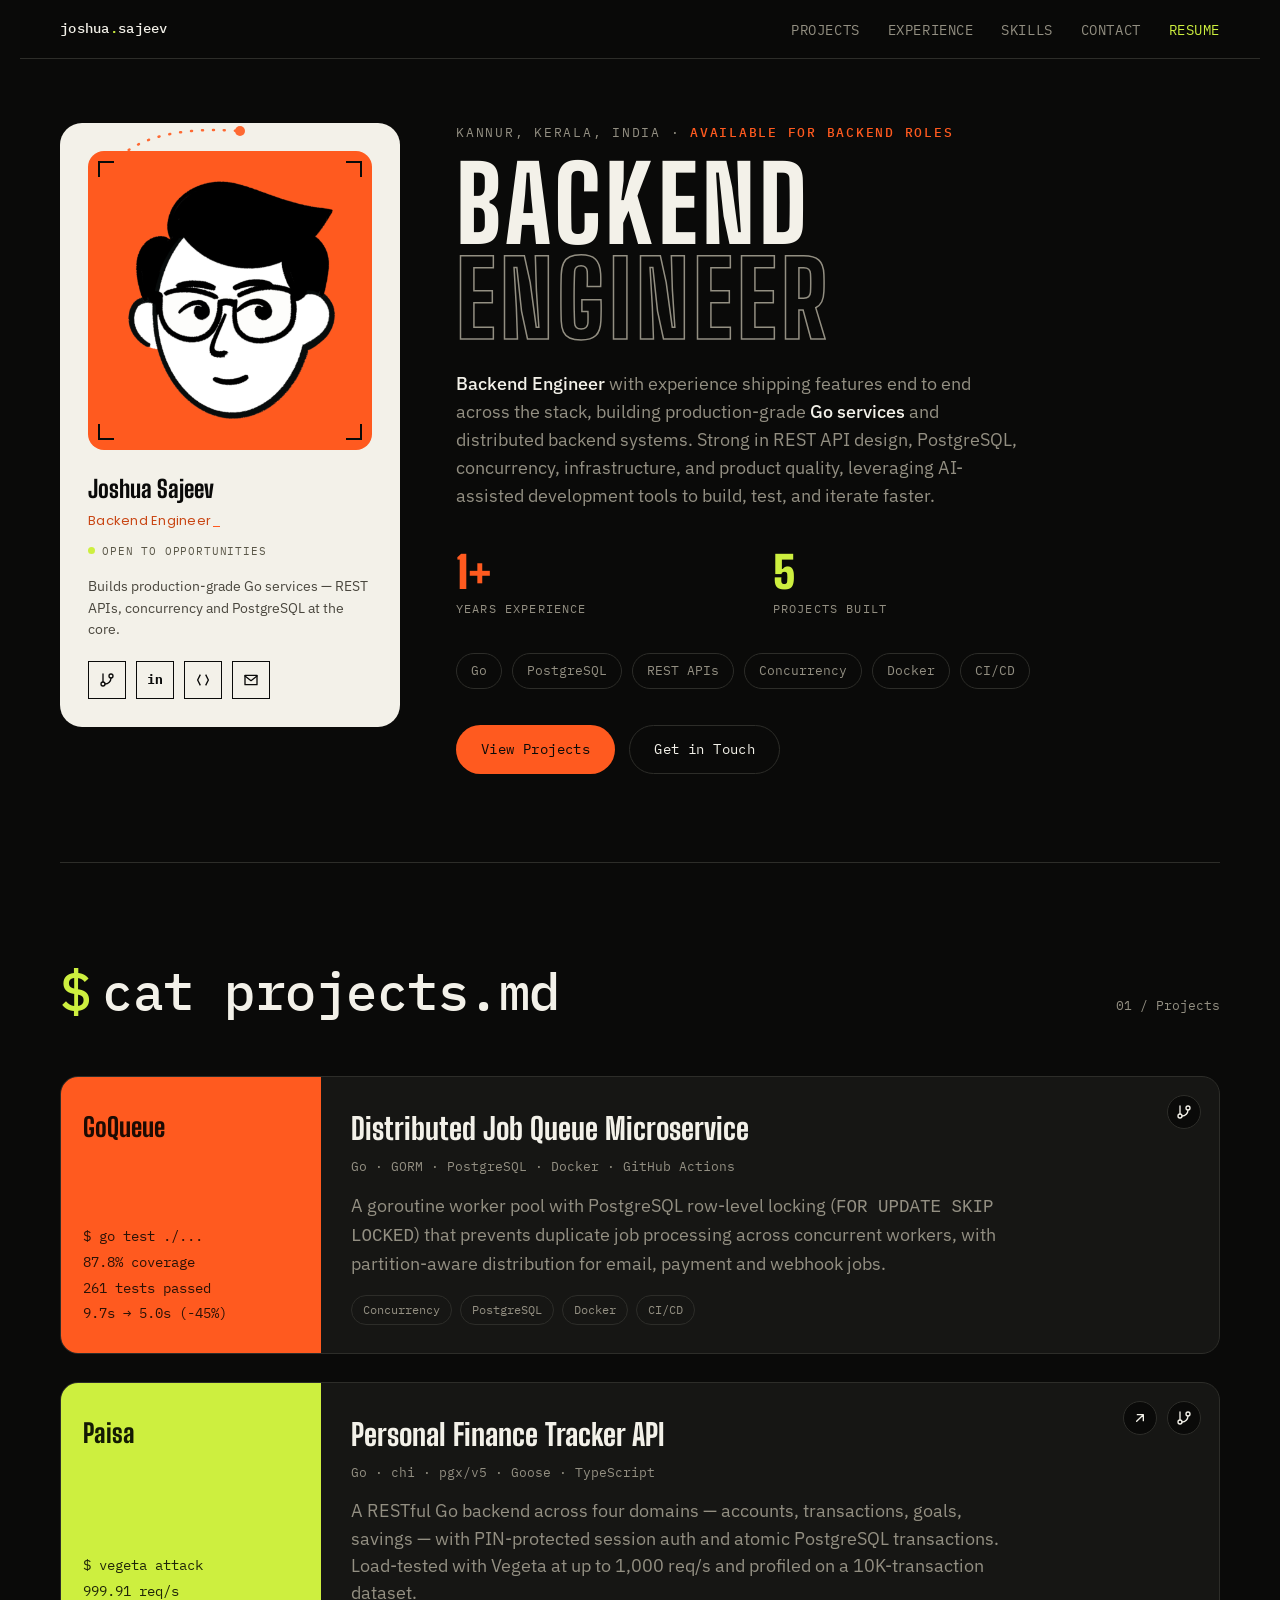
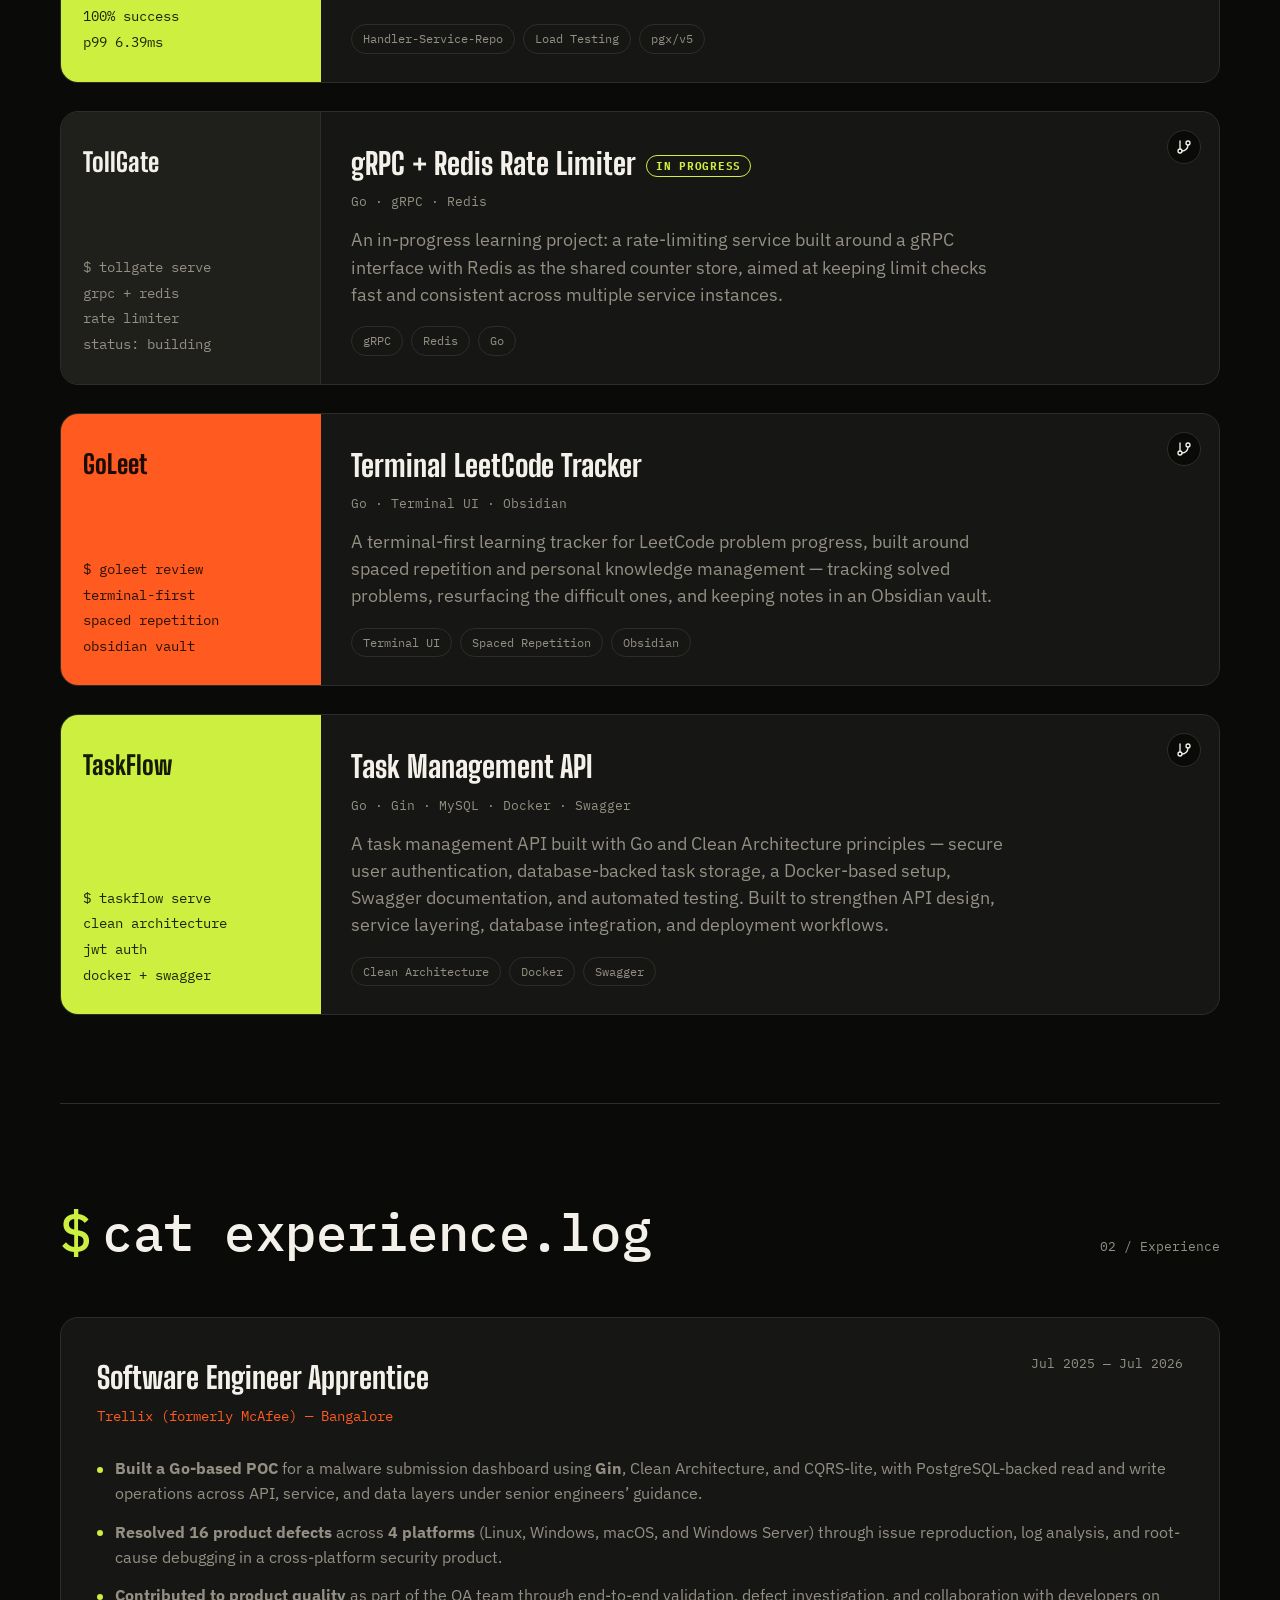
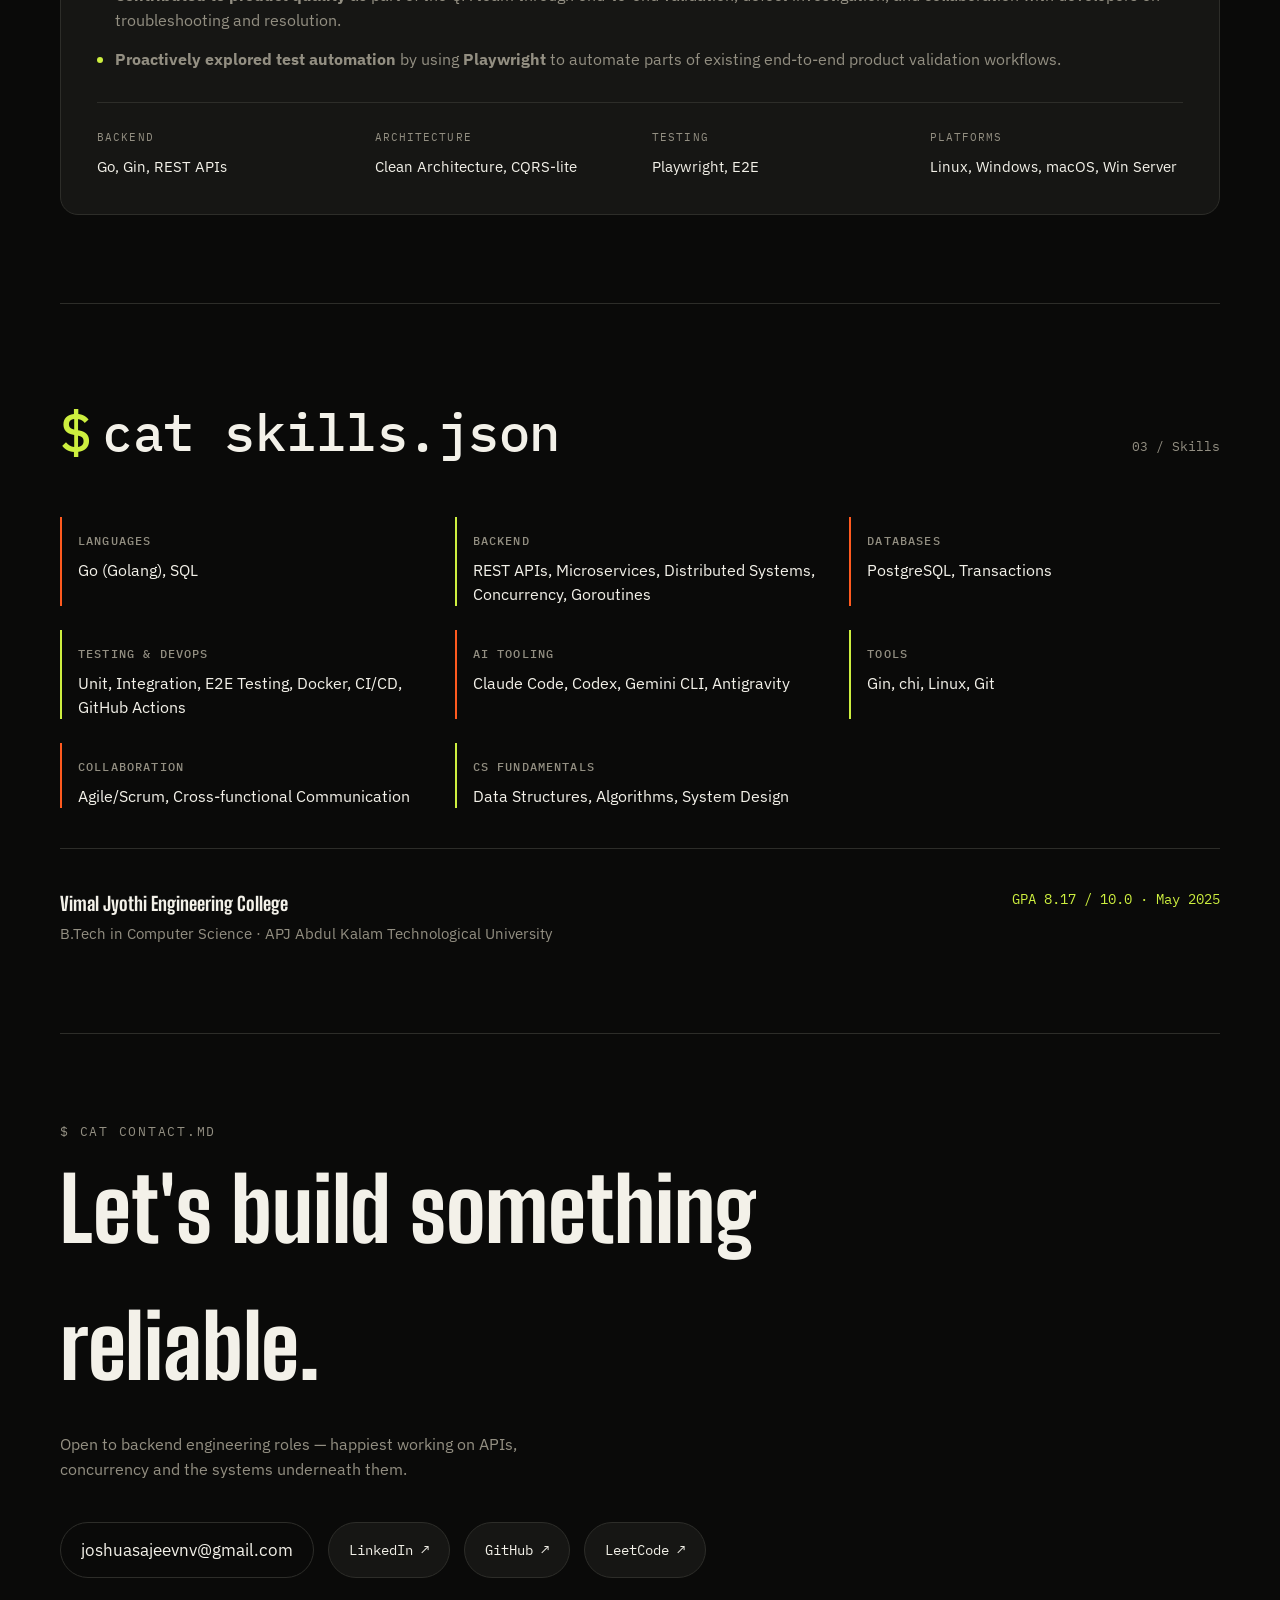
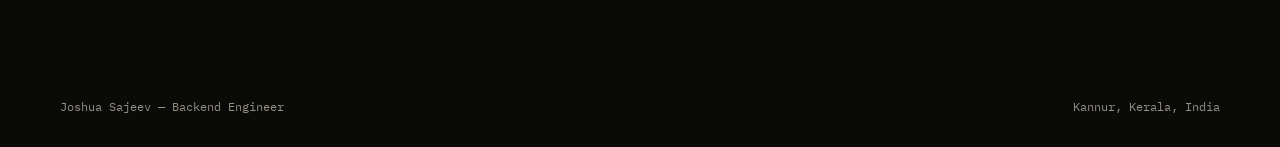
<file: index.html>
<!doctype html><html><head><meta charset=utf8><meta name=viewport content="width=device-width,initial-scale=1,viewport-fit=cover"><style>:root{color-scheme:light;box-sizing:border-box;padding-top:env(safe-area-inset-top,0px);padding-bottom:env(safe-area-inset-bottom,0px)}html{scroll-padding-top:env(safe-area-inset-top,0px)}body{margin:0;padding:0;font:14px -apple-system,BlinkMacSystemFont,sans-serif;background:#fff;color:#000}img{max-width:100%}[hidden]:not([hidden=until-found i]){display:none!important}</style><style>.hero-copy h1{font-family:'Big Shoulders Display',sans-serif;font-weight:800;font-size:clamp(52px,10vw,104px);line-height:.92;letter-spacing:.04em}@media(max-width:640px){.hero-copy h1{font-size:clamp(62px,15vw,84px)}}</style></head><body>
<meta name="claude:viewport-fit-sides" content="cover">
<title>Joshua Sajeev</title>
<link rel="preconnect" href="https://fonts.googleapis.com">
<link rel="preconnect" href="https://fonts.gstatic.com" crossorigin>
<link href="https://fonts.googleapis.com/css2?family=Big+Shoulders+Display:wght@600;800;900&amp;family=IBM+Plex+Sans:wght@400;500;600&amp;family=IBM+Plex+Mono:wght@400;500&amp;family=Poppins:wght@700;800&amp;display=swap" rel="stylesheet">
<style>
  /* ========================================================================
     DESIGN PLAN
     Layout: single-page scroll portfolio on a solid black canvas. A huge
     condensed display headline carries the hero (mirrors the split-weight
     "SOFTWARE / ENGINEER" treatment), a cream monogram card stands in for
     a portrait, and monospace is used throughout for tags, stats and code
     numbers to read as a backend/terminal identity. No gradients anywhere —
     every fill is a flat token color. Deliberately single dark theme.
     Color:  --bg (near-black canvas) / --surface, --surface-2 (card fills)
             --fg, --fg-dim (cream text, warm-grey text)
             --orange, --lime (the two pop accents, used for emphasis only)
             --cream (light card fill, dark text on top)
     Type:   --font-display (Big Shoulders Display, condensed/heavy, headlines)
             --font-body (IBM Plex Sans, running text)
             --font-mono (IBM Plex Mono, tags/stats/code — the "terminal" voice)
     ======================================================================== */
  :root{
    --bg:#0a0a09;
    --surface:#161614;
    --surface-2:#1f1f1c;
    --line:#2d2d29;
    --fg:#f3f1e9;
    --fg-dim:#938f82;
    --orange:#ff5a1f;
    --orange-dim:#c94715;
    --lime:#cdef3f;
    --cream:#f3f1e9;
    --cream-fg:#0a0a09;
    --font-display:'Big Shoulders Display',sans-serif;
    --font-body:'IBM Plex Sans',sans-serif;
    --font-mono:'IBM Plex Mono',monospace;
    color-scheme:dark;
  }

  *{box-sizing:border-box;}
  html,body{margin:0;padding:0;}
  body{
    background:var(--bg);
    color:var(--fg);
    font-family:var(--font-body);
    font-size:16px;
    line-height:1.55;
    padding-left:max(20px, env(safe-area-inset-left, 0px));
    padding-right:max(20px, env(safe-area-inset-right, 0px));
    -webkit-font-smoothing:antialiased;
  }
  @media (prefers-reduced-motion: no-preference){
    html{scroll-behavior:smooth;}
  }
  img{max-width:100%;}
  a{color:inherit;}
  h1,h2,h3{font-family:var(--font-display);font-weight:800;margin:0;text-wrap:balance;}
  p{margin:0;}
  .wrap{max-width:1160px;margin:0 auto;}
  .wip-badge{
    font-family:var(--font-mono);font-size:10.5px;letter-spacing:.07em;text-transform:uppercase;
    color:var(--lime);border:1px solid var(--lime);padding:3px 9px;border-radius:999px;
    vertical-align:middle;margin-left:10px;white-space:nowrap;
  }
  .eyebrow{
    font-family:var(--font-mono);
    font-size:12.5px;
    letter-spacing:.14em;
    text-transform:uppercase;
    color:var(--fg-dim);
  }
  .eyebrow b{color:var(--orange);font-weight:500;}

  /* ---------- nav ---------- */
  nav{
    position:sticky;
    top:env(safe-area-inset-top, 0px);
    z-index:20;
    background:rgba(10,10,9,.88);
    backdrop-filter:blur(8px);
    border-bottom:1px solid var(--line);
  }
  .nav-inner{
    max-width:1160px;margin:0 auto;
    display:flex;align-items:center;justify-content:space-between;
    gap:16px;padding-block:16px;
    flex-wrap:wrap;
  }
  .nav-name{
    font-family:var(--font-mono);
    font-size:14px;font-weight:500;
    letter-spacing:.02em;
  }
  .nav-name span{color:var(--lime);}
  .nav-links{display:flex;gap:28px;list-style:none;margin:0;padding:0;flex-wrap:wrap;}
  .nav-links a{
    font-family:var(--font-mono);font-size:13px;
    text-decoration:none;color:var(--fg-dim);
    letter-spacing:.04em;text-transform:uppercase;
    transition:color .15s ease;
  }
  .nav-links a:hover,.nav-links a:focus-visible{color:var(--lime);}
  .nav-links .nav-resume{color:var(--lime);}
  .nav-links .nav-resume:hover,.nav-links .nav-resume:focus-visible{color:var(--orange);}
  @media (max-width:640px){
    .nav-inner{gap:10px;padding-block:12px;}
    .nav-name{font-size:12px;}
    .nav-links{gap:14px;}
    .nav-links a{font-size:11px;letter-spacing:.02em;}
  }

  section{padding-block:88px;border-bottom:1px solid var(--line);}
  section:last-of-type{border-bottom:none;}
  @media (max-width:640px){section{padding-block:56px;}}

  /* ---------- hero ---------- */
  #hero{padding-block-start:64px;}
  .hero-grid{
    display:grid;
    grid-template-columns:340px 1fr;
    gap:56px;
    align-items:start;
  }
  @media (max-width:860px){
    .hero-grid{grid-template-columns:1fr;gap:40px;}
  }

  .mono-card{
    background:var(--cream);
    color:var(--cream-fg);
    border-radius:22px;
    padding:28px;
    position:relative;
    overflow:hidden;
    cursor:default;
  }
  .mono-card svg.dash{position:absolute;top:-6px;left:40px;width:150px;height:90px;opacity:.9;}
  .mono-glyph{
    aspect-ratio:1/1.05;
    border-radius:16px;
    background:var(--orange);
    display:flex;align-items:center;justify-content:center;
    margin-bottom:20px;
    overflow:hidden;
  }
  .mono-glyph img{
    position:absolute;inset:0;width:100%;height:100%;object-fit:cover;
    transform:scale(1.25);
  }
  .mono-glyph span{
    font-family:var(--font-display);
    font-weight:900;
    font-size:92px;
    color:var(--bg);
    line-height:1;
  }
  .mono-card h3{font-size:24px;}
  .mono-card .role{
    font-family:'Poppins',sans-serif;font-size:13px;color:var(--orange-dim);
    margin-top:4px;letter-spacing:.02em;
  }
  .mono-card .role .blink{
    display:inline-block;margin-left:1px;color:var(--orange);
    animation:blinkCursor 1.1s steps(1) infinite;
  }
  @keyframes blinkCursor{0%,49%{opacity:1;}50%,100%{opacity:0;}}
  .status-chip{
    display:inline-flex;align-items:center;gap:7px;margin-top:12px;
    font-family:var(--font-mono);font-size:10.5px;letter-spacing:.08em;text-transform:uppercase;
    color:#5a5748;
  }
  .status-dot{width:7px;height:7px;border-radius:999px;background:var(--lime);animation:pulseDot 2s ease-in-out infinite;}
  @keyframes pulseDot{0%,100%{opacity:1;}50%{opacity:.3;}}
  @media (prefers-reduced-motion: reduce){
    .mono-card .role .blink, .status-dot{animation:none;}
  }
  .mono-card p{font-size:14px;color:#4a473e;margin-top:14px;}
  .mono-glyph{position:relative;}
  .corner-mark{position:absolute;width:16px;height:16px;z-index:1;}
  .corner-mark.tl{top:10px;left:10px;border-top:2px solid var(--bg);border-left:2px solid var(--bg);}
  .corner-mark.tr{top:10px;right:10px;border-top:2px solid var(--bg);border-right:2px solid var(--bg);}
  .corner-mark.bl{bottom:10px;left:10px;border-bottom:2px solid var(--bg);border-left:2px solid var(--bg);}
  .corner-mark.br{bottom:10px;right:10px;border-bottom:2px solid var(--bg);border-right:2px solid var(--bg);}
  .mono-pills{display:flex;gap:10px;margin-top:20px;flex-wrap:wrap;}
  .mono-pills a, .mono-pills button{
    width:38px;height:38px;border-radius:0;
    background:transparent;color:var(--bg);
    border:1.5px solid var(--bg);
    display:flex;align-items:center;justify-content:center;
    text-decoration:none;font-family:var(--font-mono);font-weight:700;font-size:13px;
    cursor:pointer;padding:0;
    transition:background .15s ease, color .15s ease;
  }
  .mono-pills a:hover, .mono-pills button:hover{background:var(--bg);color:var(--cream);}
  .mono-pills button.copied{background:var(--orange);border-color:var(--orange);color:var(--bg);}
  .mono-pills svg{width:16px;height:16px;}
  @media (max-width:640px){
    .mono-card{width:100%;margin-inline:auto;padding:22px;border-radius:18px;}
    .mono-glyph{border-radius:14px;margin-bottom:16px;}
    .mono-glyph span{font-size:76px;}
    .mono-card h3{font-size:23px;}
    .mono-card .role{font-size:15px;}
    .mono-card p{font-size:15px;margin-top:13px;}
    .status-chip{font-size:10.5px;margin-top:11px;}
    .mono-pills{gap:8px;margin-top:16px;}
    .mono-pills a,.mono-pills button{width:34px;height:34px;}
    .mono-pills a,.mono-pills button{cursor:pointer;}
  }
  .hero-copy h1{
    font-size:clamp(52px,10vw,104px);
    line-height:.92;
    letter-spacing:.04em;
  }
  @media (max-width:640px){.hero-copy h1{font-size:clamp(62px,15vw,84px);}}
  .hero-copy h1 .fg-line{color:var(--fg);display:block;}
  .hero-copy h1 .outline-line{
    display:block;
    color:transparent;
    -webkit-text-stroke:1.5px var(--fg-dim);
  }
  .hero-eyebrow{margin-bottom:14px;}
  @media (max-width:640px){.hero-eyebrow b{display:block;}}
  .hero-bio{
    max-width:52ch;
    font-size:16.5px;color:var(--fg-dim);
    margin-top:22px;
  }
  .hero-bio b{color:var(--fg);font-weight:500;}

  .stat-row{
    display:grid;grid-template-columns:repeat(3,auto);
    gap:40px;margin-top:40px;
  }
  @media (max-width:560px){.stat-row{grid-template-columns:1fr 1fr;}}
  .stat b{
    display:block;font-family:var(--font-display);font-weight:900;
    font-size:44px;line-height:1;
  }
  .stat:nth-child(1) b{color:var(--orange);}
  .stat:nth-child(2) b{color:var(--lime);}
  .stat:nth-child(3) b{color:var(--fg);}
  .stat span{
    display:block;font-family:var(--font-mono);font-size:11.5px;
    letter-spacing:.1em;text-transform:uppercase;color:var(--fg-dim);
    margin-top:6px;
  }

  .chip-row{display:flex;flex-wrap:wrap;gap:10px;margin-top:36px;}
  .chip{
    font-family:var(--font-mono);font-size:12.5px;
    padding:7px 14px;border:1px solid var(--line);border-radius:999px;
    color:var(--fg-dim);
  }

  .cta-row{display:flex;flex-wrap:wrap;gap:14px;margin-top:36px;}
  .btn{
    font-family:var(--font-mono);font-size:13.5px;letter-spacing:.03em;
    text-decoration:none;padding:13px 24px;border-radius:999px;
    display:inline-flex;align-items:center;gap:8px;
    border:1px solid transparent;
    transition:transform .15s ease, background .15s ease;
  }
  .btn:hover{transform:translateY(-2px);}
  .btn-solid{background:var(--orange);color:var(--bg);}
  .btn-solid:hover{background:var(--lime);}
  .btn-outline{border-color:var(--line);color:var(--fg);}
  .btn-outline:hover{border-color:var(--fg-dim);}

  /* ---------- section heads ---------- */
  .section-head{
    display:flex;align-items:baseline;justify-content:space-between;
    gap:20px;margin-bottom:44px;flex-wrap:wrap;
  }
  .section-head h2{font-size:clamp(34px,5vw,52px);}
  .section-head .num{font-family:var(--font-mono);color:var(--fg-dim);font-size:13px;}
  .terminal-head{font-family:var(--font-mono);font-weight:500;font-size:clamp(22px,4vw,32px);letter-spacing:-.01em;}
  .terminal-head .prompt{color:var(--lime);margin-right:12px;}
  @media (max-width:640px){
    .terminal-head{font-size:clamp(14px,4.2vw,22px);white-space:nowrap;letter-spacing:-.03em;}
    .terminal-head .prompt{margin-right:6px;}
    .section-head{gap:10px;}
  }

  /* ---------- projects ---------- */
  .project-grid{display:grid;grid-template-columns:1fr;gap:28px;}
  .project{
    display:grid;grid-template-columns:260px 1fr;gap:0;
    background:var(--surface);border:1px solid var(--line);border-radius:18px;
    overflow:hidden;position:relative;
    text-decoration:none;color:inherit;
    transition:border-color .15s ease, transform .15s ease;
  }
  .project:hover{border-color:var(--orange);transform:translateY(-2px);}
  .project-link-icon{
    position:absolute;top:18px;right:18px;z-index:2;
    width:34px;height:34px;border-radius:999px;
    display:flex;align-items:center;justify-content:center;
    background:var(--bg);color:var(--fg);
    border:1px solid var(--line);
    transition:background .15s ease, color .15s ease, transform .2s ease;
  }
  .project-link-icon svg{width:16px;height:16px;}
  .project:hover .project-link-icon,
  .project-link-icon:hover{background:var(--orange);color:var(--bg);border-color:var(--orange);transform:rotate(45deg);}
  .project-badges{position:absolute;top:18px;right:18px;z-index:2;display:flex;gap:10px;}
  .project-badges .project-link-icon{position:static;}
  .project-link-icon.live:hover{background:var(--lime);border-color:var(--lime);color:var(--bg);}
  @media (max-width:760px){
    .project{grid-template-columns:1fr;}
    .project-panel{padding-right:60px;}
    .project-body{padding-right:30px;}
  }
  .project-panel{
    padding:26px 22px;
    font-family:var(--font-mono);font-size:13.5px;line-height:1.9;
    display:flex;flex-direction:column;justify-content:space-between;
  }
  .project-panel .tag-name{
    font-family:var(--font-display);font-weight:800;font-size:26px;
    color:var(--cream-fg);
  }
  .project:nth-child(3n+1) .project-panel{background:var(--orange);color:#2a1206;}
  .project:nth-child(3n+1) .project-panel .tag-name{color:#1c0b03;}
  .project:nth-child(3n+2) .project-panel{background:var(--lime);color:#1f2608;}
  .project:nth-child(3n+2) .project-panel .tag-name{color:#141a04;}
  .project:nth-child(3n) .project-panel{background:var(--surface-2);color:var(--fg-dim);border-right:1px solid var(--line);}
  .project:nth-child(3n) .project-panel .tag-name{color:var(--fg);}

  .project-body{padding:28px 64px 28px 30px;}
  .project-body h3{font-size:28px;margin-bottom:6px;}
  .project-body .stack{font-family:var(--font-mono);font-size:12px;color:var(--fg-dim);margin-bottom:14px;}
  .project-body p{color:var(--fg-dim);font-size:16.5px;max-width:60ch;}
  .project-tags{display:flex;flex-wrap:wrap;gap:8px;margin-top:18px;}
  .project-tags span{
    font-family:var(--font-mono);font-size:11.5px;
    padding:5px 11px;border-radius:999px;border:1px solid var(--line);color:var(--fg-dim);
  }
  /* ---------- experience ---------- */
  .exp-card{
    background:var(--surface);border:1px solid var(--line);border-radius:18px;
    padding:36px;
  }
  .exp-top{display:flex;justify-content:space-between;gap:20px;flex-wrap:wrap;margin-bottom:28px;}
  .exp-top h3{font-size:30px;}
  .exp-top .company{font-family:var(--font-mono);color:var(--orange);font-size:14px;margin-top:6px;}
  .exp-top .dates{font-family:var(--font-mono);color:var(--fg-dim);font-size:13px;white-space:nowrap;}
  .exp-points{list-style:none;margin:0 0 30px;padding:0;display:flex;flex-direction:column;gap:14px;}
  .exp-points li{
    position:relative;padding-left:18px;color:var(--fg-dim);font-size:15px;
  }
  .exp-points li::before{content:"";position:absolute;left:0;top:.65em;width:6px;height:6px;border-radius:999px;background:var(--lime);}
  .stack-grid{display:grid;grid-template-columns:repeat(4,1fr);gap:24px;padding-top:26px;border-top:1px solid var(--line);}
  @media (max-width:760px){.stack-grid{grid-template-columns:1fr 1fr;}}
  .stack-grid .cat-name{font-family:var(--font-mono);font-size:11px;letter-spacing:.1em;text-transform:uppercase;color:var(--fg-dim);margin-bottom:10px;}
  .stack-grid .cat-items{font-size:14.5px;color:var(--fg);}

  /* ---------- skills ---------- */
  .skills-grid{display:grid;grid-template-columns:repeat(3,1fr);gap:24px;}
  @media (max-width:760px){.skills-grid{grid-template-columns:1fr 1fr;}}
  @media (max-width:480px){.skills-grid{grid-template-columns:1fr;}}
  @media (max-width:640px){
    .section-head h2{font-size:28px;}
    .project-body h3{font-size:24px;}
    .exp-top h3{font-size:26px;}
    .contact-head h2{font-size:clamp(36px,9vw,58px);}
  }
  .skill-block{border-left:2px solid var(--orange);padding-left:16px;}
  .skill-block:nth-child(even){border-left-color:var(--lime);}
  .skill-block h4{font-family:var(--font-mono);font-size:11.5px;letter-spacing:.1em;text-transform:uppercase;color:var(--fg-dim);margin-bottom:8px;font-weight:500;}
  .skill-block p{font-size:14.5px;color:var(--fg);}

  .edu-row{display:flex;justify-content:space-between;gap:20px;flex-wrap:wrap;margin-top:40px;padding-top:40px;border-top:1px solid var(--line);}
  .edu-row .school{font-size:19px;font-family:var(--font-display);font-weight:800;}
  .edu-row .degree{color:var(--fg-dim);font-size:14.5px;margin-top:4px;}
  .edu-row .gpa{font-family:var(--font-mono);color:var(--lime);font-size:14px;white-space:nowrap;}

  /* ---------- contact ---------- */
  #contact{border-bottom:none;}
  .contact-head h2{font-size:clamp(40px,8vw,88px);}
  .contact-sub{color:var(--fg-dim);max-width:46ch;margin-top:18px;font-size:16px;}
  .contact-row{display:flex;flex-wrap:wrap;gap:14px;margin-top:40px;}
  .contact-pill{
    display:flex;align-items:center;gap:10px;
    font-family:var(--font-mono);font-size:13.5px;
    padding:14px 20px;border-radius:999px;border:1px solid var(--line);
    text-decoration:none;color:var(--fg);background:var(--surface);
    transition:border-color .15s ease, color .15s ease;
  }
  .contact-pill:hover{border-color:var(--orange);color:var(--orange);}
  .contact-pill.copy-btn{cursor:pointer;background:none;font:inherit;}
  .contact-pill.copy-btn.copied{border-color:var(--lime);color:var(--lime);}

  footer{
    max-width:1160px;margin:0 auto;padding-block:32px;
    padding-bottom:max(32px, env(safe-area-inset-bottom,0px));
    display:flex;justify-content:space-between;gap:16px;flex-wrap:wrap;
    font-family:var(--font-mono);font-size:12px;color:var(--fg-dim);
  }

  @keyframes rise{from{opacity:0;transform:translateY(14px);}to{opacity:1;transform:translateY(0);}}
  @media (prefers-reduced-motion: no-preference){
    #hero .hero-copy, #hero .mono-card{animation:rise .6s ease both;}
    #hero .mono-card{animation-delay:.08s;}
  }
  @media (min-width:761px){
    body{font-size:17px;}
    .nav-links a{font-size:14px;}
    .hero-bio{font-size:18px;}
    .project-body h3{font-size:30px;}
    .project-body .stack{font-size:13px;}
    .project-body p{font-size:17.5px;}
    .exp-points li{font-size:16px;}
    .skill-block p{font-size:15.5px;}
    .chip{font-size:13px;}
  }
</style>

<nav>
  <div class="nav-inner">
    <div class="nav-name">joshua<span>.</span>sajeev</div>
    <ul class="nav-links">
      <li><a href="#projects">Projects</a></li>
      <li><a href="#experience">Experience</a></li>
      <li><a href="#skills">Skills</a></li>
      <li><a href="#contact">Contact</a></li>
      <li><a class="nav-resume" href="/resume/">Resume</a></li>
    </ul>
  </div>
</nav>

<main class="wrap">

  <section id="hero">
    <div class="hero-grid">
      <div class="mono-card">
        <svg class="dash" viewBox="0 0 150 90" fill="none" xmlns="http://www.w3.org/2000/svg">
          <path d="M8 70C8 30 60 8 140 14" stroke="#ff5a1f" stroke-width="2.5" stroke-dasharray="1 10" stroke-linecap="round"/>
          <circle cx="140" cy="14" r="5" fill="#ff5a1f"/>
        </svg>
        <div class="mono-glyph">
          <span class="corner-mark tl"></span>
          <span class="corner-mark tr"></span>
          <span class="corner-mark bl"></span>
          <span class="corner-mark br"></span>
          <img src="face.png" alt="Illustrated portrait of Joshua Sajeev">
        </div>
        <h3>Joshua Sajeev</h3>
        <div class="role">Backend Engineer<span class="blink">_</span></div>
        <div class="status-chip"><span class="status-dot"></span>Open to opportunities</div>
        <p>Builds production-grade Go services — REST APIs, concurrency and PostgreSQL at the core.</p>
        <div class="mono-pills">
          <a href="https://github.com/joshua-sajeev" target="_blank" rel="noopener" aria-label="GitHub">
            <svg viewBox="0 0 24 24" fill="none" stroke="currentColor" stroke-width="2" stroke-linecap="round" stroke-linejoin="round"><line x1="6" y1="3" x2="6" y2="15"/><circle cx="18" cy="6" r="3"/><circle cx="6" cy="18" r="3"/><path d="M18 9a9 9 0 0 1-9 9"/></svg>
          </a>
          <a href="https://linkedin.com/in/joshua-sajeev" target="_blank" rel="noopener" aria-label="LinkedIn">in</a>
          <a href="https://leetcode.com/u/joshuasajeev/" target="_blank" rel="noopener" aria-label="LeetCode">
            <svg viewBox="0 0 24 24" fill="none" stroke="currentColor" stroke-width="2"><path d="M8 4L4 12l4 8M16 4l4 8-4 8"/></svg>
          </a>
          <button type="button" class="copy-trigger" data-copy="joshuasajeevnv@gmail.com" aria-label="Copy email address" title="joshuasajeevnv@gmail.com">
            <svg viewBox="0 0 24 24" fill="none" stroke="currentColor" stroke-width="2" stroke-linecap="round" stroke-linejoin="round"><rect x="3" y="5" width="18" height="14"/><path d="M3 6l9 7 9-7"/></svg>
          </button>
        </div>
      </div>

      <div class="hero-copy">
        <div class="eyebrow hero-eyebrow">Kannur, Kerala, India · <b>Available for backend roles</b></div>
        <h1><span class="fg-line">BACKEND</span><span class="outline-line">ENGINEER</span></h1>
        <p class="hero-bio">
          <b>Backend Engineer</b> with experience shipping features end to end across the stack,
          building production-grade <b>Go services</b> and distributed backend systems. Strong in
          REST API design, PostgreSQL, concurrency, infrastructure, and product quality, leveraging
          AI-assisted development tools to build, test, and iterate faster.
        </p>

        <div class="stat-row">
          <div class="stat"><b>1+</b><span>Years Experience</span></div>
          <div class="stat"><b>5</b><span>Projects Built</span></div>
        </div>

        <div class="chip-row">
          <span class="chip">Go</span><span class="chip">PostgreSQL</span><span class="chip">REST APIs</span>
          <span class="chip">Concurrency</span><span class="chip">Docker</span><span class="chip">CI/CD</span>
        </div>

        <div class="cta-row">
          <a class="btn btn-solid" href="#projects">View Projects</a>
          <a class="btn btn-outline" href="#contact">Get in Touch</a>
        </div>
      </div>
    </div>
  </section>

  <section id="projects">
    <div class="section-head">
      <h2 class="terminal-head"><span class="prompt">$</span>cat projects.md</h2>
      <span class="num">01 / Projects</span>
    </div>
    <div class="project-grid">

      <a class="project" href="https://github.com/joshua-sajeev/goqueue" target="_blank" rel="noopener">
        <div class="project-panel">
          <div class="tag-name">GoQueue</div>
          <div>$ go test ./...<br>87.8% coverage<br>261 tests passed<br>9.7s → 5.0s (-45%)</div>
        </div>
        <div class="project-body">
          <h3>Distributed Job Queue Microservice</h3>
          <div class="stack">Go · GORM · PostgreSQL · Docker · GitHub Actions</div>
          <p>
            A goroutine worker pool with PostgreSQL row-level locking
            (<code>FOR UPDATE SKIP LOCKED</code>) that prevents duplicate job
            processing across concurrent workers, with partition-aware
            distribution for email, payment and webhook jobs.
          </p>
          <div class="project-tags"><span>Concurrency</span><span>PostgreSQL</span><span>Docker</span><span>CI/CD</span></div>
        </div>
        <span class="project-link-icon" aria-hidden="true">
          <svg viewBox="0 0 24 24" fill="none" stroke="currentColor" stroke-width="2" stroke-linecap="round" stroke-linejoin="round"><line x1="6" y1="3" x2="6" y2="15"/><circle cx="18" cy="6" r="3"/><circle cx="6" cy="18" r="3"/><path d="M18 9a9 9 0 0 1-9 9"/></svg>
        </span>
      </a>

      <div class="project">
        <div class="project-panel">
          <div class="tag-name">Paisa</div>
          <div>$ vegeta attack<br>999.91 req/s<br>100% success<br>p99 6.39ms</div>
        </div>
        <div class="project-body">
          <h3>Personal Finance Tracker API</h3>
          <div class="stack">Go · chi · pgx/v5 · Goose · TypeScript</div>
          <p>
            A RESTful Go backend across four domains — accounts, transactions,
            goals, savings — with PIN-protected session auth and atomic
            PostgreSQL transactions. Load-tested with Vegeta at up to
            1,000 req/s and profiled on a 10K-transaction dataset.
          </p>
          <div class="project-tags"><span>Handler-Service-Repo</span><span>Load Testing</span><span>pgx/v5</span></div>
        </div>
        <div class="project-badges">
          <a class="project-link-icon live" href="https://paisa-demo.onrender.com/dashboard" target="_blank" rel="noopener" aria-label="View live demo">
            <svg viewBox="0 0 24 24" fill="none" stroke="currentColor" stroke-width="2" stroke-linecap="round" stroke-linejoin="round"><path d="M7 17L17 7M8 7h9v9"/></svg>
          </a>
          <a class="project-link-icon" href="https://github.com/joshua-sajeev/paisa" target="_blank" rel="noopener" aria-label="View source on GitHub">
            <svg viewBox="0 0 24 24" fill="none" stroke="currentColor" stroke-width="2" stroke-linecap="round" stroke-linejoin="round"><line x1="6" y1="3" x2="6" y2="15"/><circle cx="18" cy="6" r="3"/><circle cx="6" cy="18" r="3"/><path d="M18 9a9 9 0 0 1-9 9"/></svg>
          </a>
        </div>
      </div>

      <a class="project" href="https://github.com/joshua-sajeev/tollgate" target="_blank" rel="noopener">
        <div class="project-panel">
          <div class="tag-name">TollGate</div>
          <div>$ tollgate serve<br>grpc + redis<br>rate limiter<br>status: building</div>
        </div>
        <div class="project-body">
          <h3>gRPC + Redis Rate Limiter<span class="wip-badge">In Progress</span></h3>
          <div class="stack">Go · gRPC · Redis</div>
          <p>
            An in-progress learning project: a rate-limiting service built
            around a gRPC interface with Redis as the shared counter store,
            aimed at keeping limit checks fast and consistent across
            multiple service instances.
          </p>
          <div class="project-tags"><span>gRPC</span><span>Redis</span><span>Go</span></div>
        </div>
        <span class="project-link-icon" aria-hidden="true">
          <svg viewBox="0 0 24 24" fill="none" stroke="currentColor" stroke-width="2" stroke-linecap="round" stroke-linejoin="round"><line x1="6" y1="3" x2="6" y2="15"/><circle cx="18" cy="6" r="3"/><circle cx="6" cy="18" r="3"/><path d="M18 9a9 9 0 0 1-9 9"/></svg>
        </span>
      </a>

      <a class="project" href="https://github.com/joshua-sajeev/goleet" target="_blank" rel="noopener">
        <div class="project-panel">
          <div class="tag-name">GoLeet</div>
          <div>$ goleet review<br>terminal-first<br>spaced repetition<br>obsidian vault</div>
        </div>
        <div class="project-body">
          <h3>Terminal LeetCode Tracker</h3>
          <div class="stack">Go · Terminal UI · Obsidian</div>
          <p>
            A terminal-first learning tracker for LeetCode problem progress,
            built around spaced repetition and personal knowledge management
            — tracking solved problems, resurfacing the difficult ones, and
            keeping notes in an Obsidian vault.
          </p>
          <div class="project-tags"><span>Terminal UI</span><span>Spaced Repetition</span><span>Obsidian</span></div>
        </div>
        <span class="project-link-icon" aria-hidden="true">
          <svg viewBox="0 0 24 24" fill="none" stroke="currentColor" stroke-width="2" stroke-linecap="round" stroke-linejoin="round"><line x1="6" y1="3" x2="6" y2="15"/><circle cx="18" cy="6" r="3"/><circle cx="6" cy="18" r="3"/><path d="M18 9a9 9 0 0 1-9 9"/></svg>
        </span>
      </a>

      <a class="project" href="https://github.com/joshua-sajeev/taskflow" target="_blank" rel="noopener">
        <div class="project-panel">
          <div class="tag-name">TaskFlow</div>
          <div>$ taskflow serve<br>clean architecture<br>jwt auth<br>docker + swagger</div>
        </div>
        <div class="project-body">
          <h3>Task Management API</h3>
          <div class="stack">Go · Gin · MySQL · Docker · Swagger</div>
          <p>
            A task management API built with Go and Clean Architecture
            principles — secure user authentication, database-backed task
            storage, a Docker-based setup, Swagger documentation, and
            automated testing. Built to strengthen API design, service
            layering, database integration, and deployment workflows.
          </p>
          <div class="project-tags"><span>Clean Architecture</span><span>Docker</span><span>Swagger</span></div>
        </div>
        <span class="project-link-icon" aria-hidden="true">
          <svg viewBox="0 0 24 24" fill="none" stroke="currentColor" stroke-width="2" stroke-linecap="round" stroke-linejoin="round"><line x1="6" y1="3" x2="6" y2="15"/><circle cx="18" cy="6" r="3"/><circle cx="6" cy="18" r="3"/><path d="M18 9a9 9 0 0 1-9 9"/></svg>
        </span>
      </a>

    </div>
  </section>

  <section id="experience">
    <div class="section-head">
      <h2 class="terminal-head"><span class="prompt">$</span>cat experience.log</h2>
      <span class="num">02 / Experience</span>
    </div>
    <div class="exp-card">
      <div class="exp-top">
        <div>
          <h3>Software Engineer Apprentice</h3>
          <div class="company">Trellix (formerly McAfee) — Bangalore</div>
        </div>
        <div class="dates">Jul 2025 — Jul 2026</div>
      </div>
      <ul class="exp-points">
        <li><strong>Built a Go-based POC</strong> for a malware submission dashboard using <strong>Gin</strong>, Clean Architecture, and CQRS-lite, with PostgreSQL-backed read and write operations across API, service, and data layers under senior engineers’ guidance.</li>
        <li><strong>Resolved 16 product defects</strong> across <strong>4 platforms</strong> (Linux, Windows, macOS, and Windows Server) through issue reproduction, log analysis, and root-cause debugging in a cross-platform security product.</li>
        <li><strong>Contributed to product quality</strong> as part of the QA team through end-to-end validation, defect investigation, and collaboration with developers on troubleshooting and resolution.</li>
        <li><strong>Proactively explored test automation</strong> by using <strong>Playwright</strong> to automate parts of existing end-to-end product validation workflows.</li>
      </ul>
      <div class="stack-grid">
        <div><div class="cat-name">Backend</div><div class="cat-items">Go, Gin, REST APIs</div></div>
        <div><div class="cat-name">Architecture</div><div class="cat-items">Clean Architecture, CQRS-lite</div></div>
        <div><div class="cat-name">Testing</div><div class="cat-items">Playwright, E2E</div></div>
        <div><div class="cat-name">Platforms</div><div class="cat-items">Linux, Windows, macOS, Win Server</div></div>
      </div>
    </div>
  </section>

  <section id="skills">
    <div class="section-head">
      <h2 class="terminal-head"><span class="prompt">$</span>cat skills.json</h2>
      <span class="num">03 / Skills</span>
    </div>
    <div class="skills-grid">
      <div class="skill-block"><h4>Languages</h4><p>Go (Golang), SQL</p></div>
      <div class="skill-block"><h4>Backend</h4><p>REST APIs, Microservices, Distributed Systems, Concurrency, Goroutines</p></div>
      <div class="skill-block"><h4>Databases</h4><p>PostgreSQL, Transactions</p></div>
      <div class="skill-block"><h4>Testing &amp; DevOps</h4><p>Unit, Integration, E2E Testing, Docker, CI/CD, GitHub Actions</p></div>
      <div class="skill-block"><h4>AI Tooling</h4><p>Claude Code, Codex, Gemini CLI, Antigravity</p></div>
      <div class="skill-block"><h4>Tools</h4><p>Gin, chi, Linux, Git</p></div>
      <div class="skill-block"><h4>Collaboration</h4><p>Agile/Scrum, Cross-functional Communication</p></div>
      <div class="skill-block"><h4>CS Fundamentals</h4><p>Data Structures, Algorithms, System Design</p></div>
    </div>

    <div class="edu-row">
      <div>
        <div class="school">Vimal Jyothi Engineering College</div>
        <div class="degree">B.Tech in Computer Science · APJ Abdul Kalam Technological University</div>
      </div>
      <div class="gpa">GPA 8.17 / 10.0 · May 2025</div>
    </div>
  </section>

  <section id="contact">
    <div class="contact-head">
      <div class="eyebrow">$ cat contact.md</div>
      <h2>Let's build something<br>reliable.</h2>
      <p class="contact-sub">Open to backend engineering roles — happiest working on APIs, concurrency and the systems underneath them.</p>
    </div>
    <div class="contact-row">
      <button class="contact-pill copy-btn" id="emailCopy" type="button">joshuasajeevnv@gmail.com</button>
      <a class="contact-pill" href="https://linkedin.com/in/joshua-sajeev" target="_blank" rel="noopener">LinkedIn ↗</a>
      <a class="contact-pill" href="https://github.com/joshua-sajeev" target="_blank" rel="noopener">GitHub ↗</a>
      <a class="contact-pill" href="https://leetcode.com/u/joshuasajeev/" target="_blank" rel="noopener">LeetCode ↗</a>
    </div>
  </section>

</main>

<footer>
  <span>Joshua Sajeev — Backend Engineer</span>
  <span>Kannur, Kerala, India</span>
</footer>

<script>
  (function(){
    function copyText(text, onDone){
      if(navigator.clipboard && navigator.clipboard.writeText){
        navigator.clipboard.writeText(text).then(function(){onDone(true);}, function(){onDone(false);});
      } else {
        onDone(false);
      }
    }

    var pillBtn = document.getElementById('emailCopy');
    if(pillBtn){
      var original = pillBtn.textContent;
      pillBtn.addEventListener('click', function(){
        copyText('joshuasajeevnv@gmail.com', function(ok){
          pillBtn.textContent = ok ? 'Copied ✓' : original;
          pillBtn.classList.toggle('copied', ok);
          setTimeout(function(){
            pillBtn.textContent = original;
            pillBtn.classList.remove('copied');
          }, 1800);
        });
      });
    }

    var iconBtns = document.querySelectorAll('.copy-trigger');
    iconBtns.forEach(function(btn){
      btn.addEventListener('click', function(){
        copyText(btn.getAttribute('data-copy') || '', function(ok){
          btn.classList.toggle('copied', ok);
          setTimeout(function(){ btn.classList.remove('copied'); }, 1500);
        });
      });
    });
  })();
</script>

</body></html>
</file>
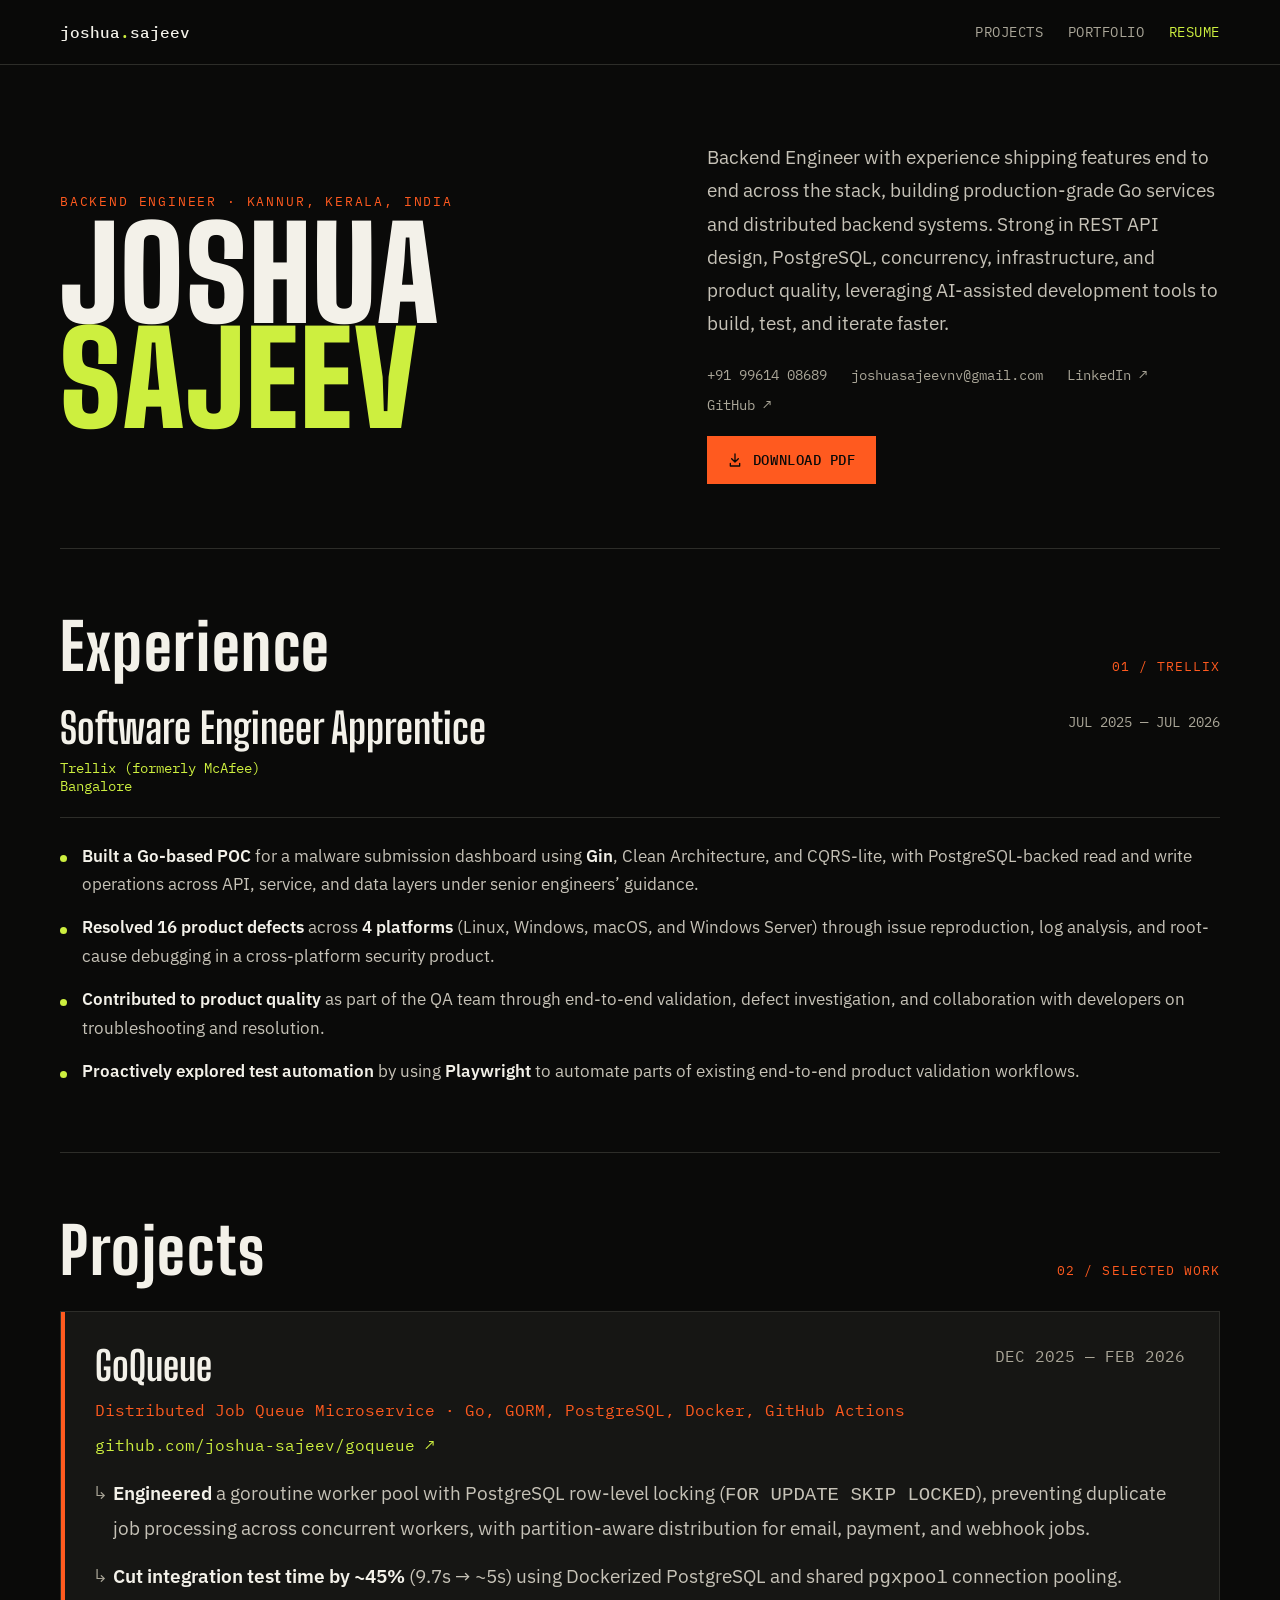
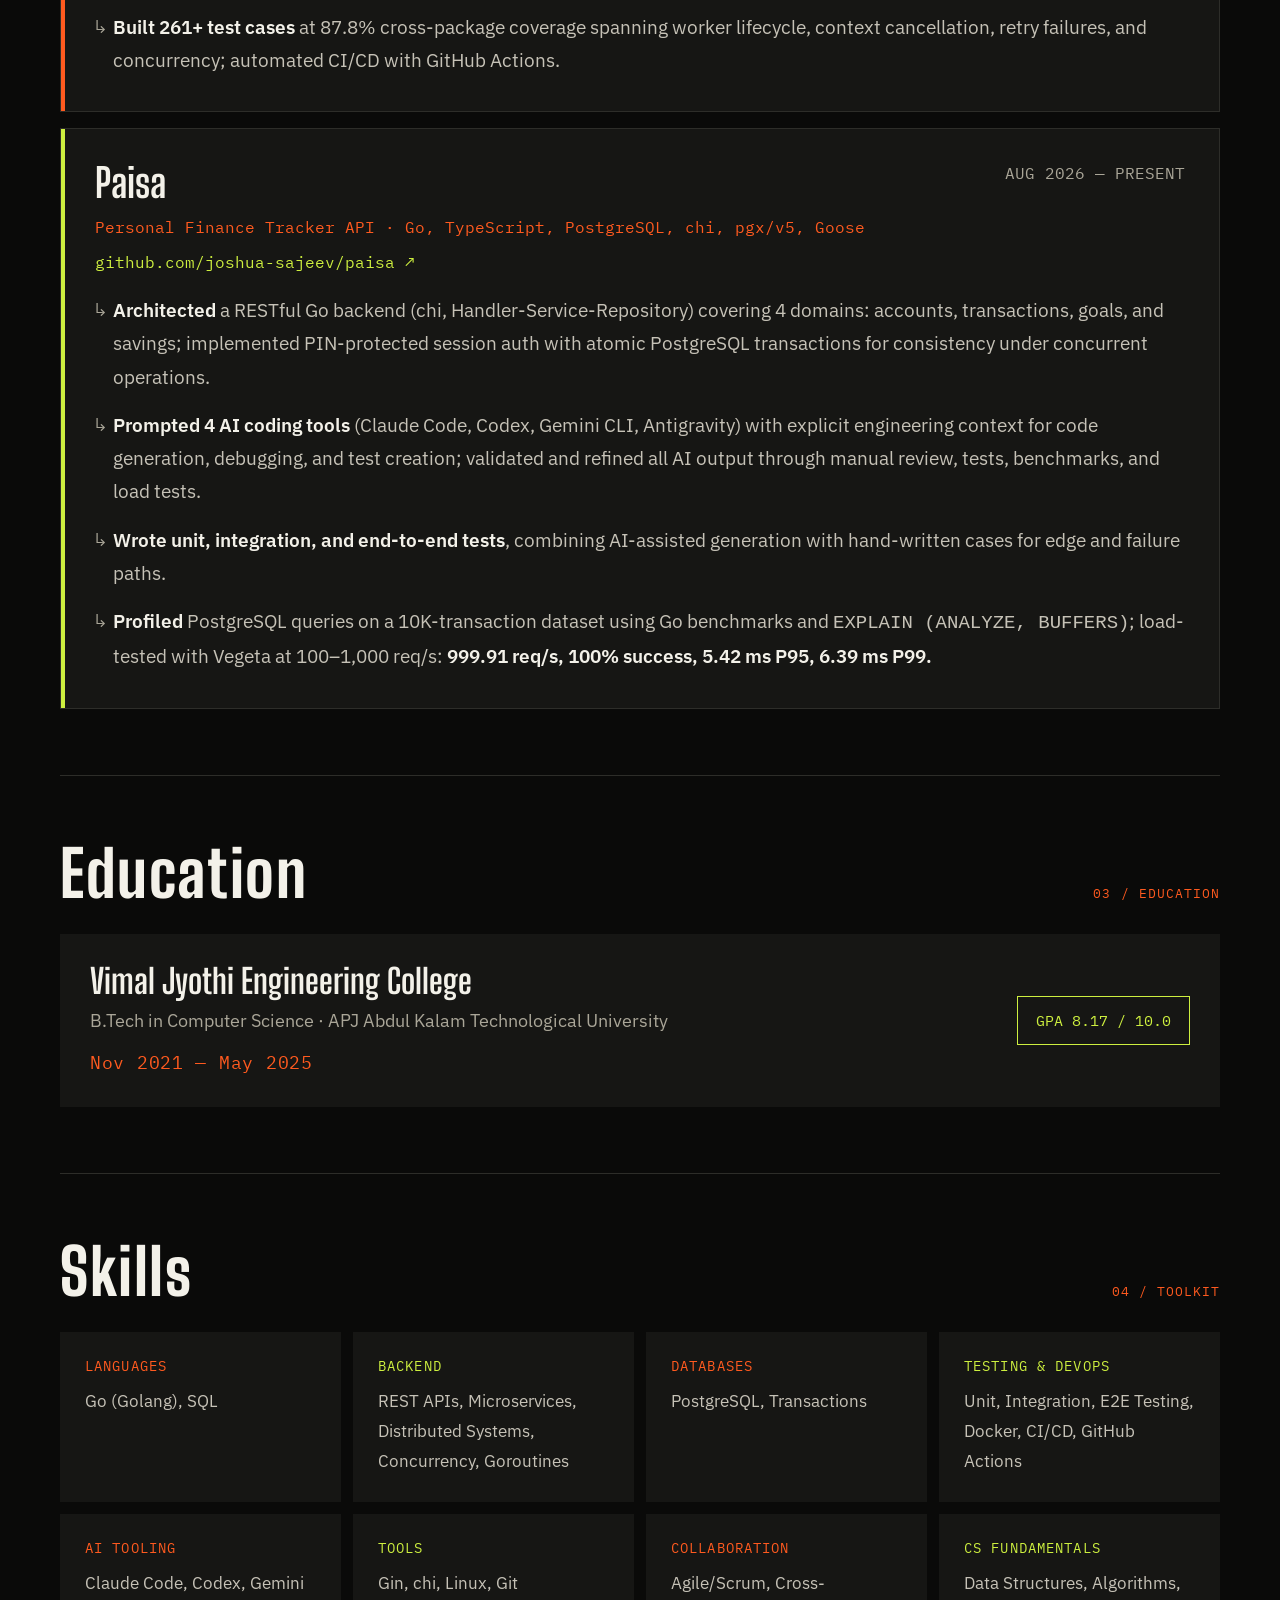
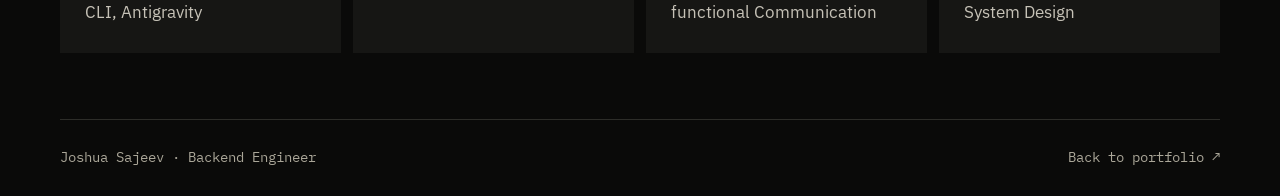
<file: resume/index.html>
<!doctype html>
<html lang="en">
<head>
  <meta charset="utf-8">
  <meta name="viewport" content="width=device-width, initial-scale=1, viewport-fit=cover">
  <meta name="theme-color" content="#0a0a09">
  <meta name="description" content="Joshua Sajeev — Backend Engineer">
  <title>Resume — Joshua Sajeev</title>
  <link rel="preconnect" href="https://fonts.googleapis.com">
  <link rel="preconnect" href="https://fonts.gstatic.com" crossorigin>
  <link href="https://fonts.googleapis.com/css2?family=Big+Shoulders+Display:wght@600;800;900&amp;family=IBM+Plex+Sans:wght@400;500;600&amp;family=IBM+Plex+Mono:wght@400;500&amp;display=swap" rel="stylesheet">
  <link rel="stylesheet" href="/resume/resume.css">

</head>
<body class="resume-page">
  <nav class="nav"><div class="wrap nav-inner"><a class="brand" href="/">joshua<span>.</span>sajeev</a><ul class="nav-links"><li><a href="/#projects">Projects</a></li><li><a href="/#experience">Portfolio</a></li><li><a class="active" href="/resume/">Resume</a></li></ul></div></nav>
  <main class="wrap">
    <header class="hero">
      <div class="identity"><div class="kicker">Backend Engineer · Kannur, Kerala, India</div><h1>JOSHUA <span>SAJEEV</span></h1></div>
      <div class="hero-details"><p class="intro">Backend Engineer with experience shipping features end to end across the stack, building production-grade Go services and distributed backend systems. Strong in REST API design, PostgreSQL, concurrency, infrastructure, and product quality, leveraging AI-assisted development tools to build, test, and iterate faster.</p><div class="contact"><a href="tel:+919961408689">+91 99614 08689</a><a href="mailto:joshuasajeevnv@gmail.com">joshuasajeevnv@gmail.com</a><a href="https://www.linkedin.com/in/joshua-sajeev/">LinkedIn ↗</a><a href="https://github.com/joshua-sajeev">GitHub ↗</a></div><div class="download"><a class="button" href="https://drive.google.com/uc?export=download&amp;id=1zwrRdKyd04t5LwvT0GTj7iN7CZJBEmTr" target="_blank" rel="noopener"><svg viewBox="0 0 24 24" fill="none" stroke="currentColor" stroke-width="2" stroke-linecap="round" stroke-linejoin="round" aria-hidden="true"><path d="M12 3v12m0 0 5-5m-5 5-5-5M5 17v4h14v-4"/></svg>Download PDF</a></div></div>
    </header>
      <section class="section"><div class="section-head"><h2>Experience</h2><span>01 / Trellix</span></div><div class="experience"><aside class="role"><h3>Software Engineer Apprentice</h3><div class="company">Trellix (formerly McAfee)<br>Bangalore</div><div class="dates">JUL 2025 — JUL 2026</div></aside><div class="copy"><ul><li><strong>Built a Go-based POC</strong> for a malware submission dashboard using <strong>Gin</strong>, Clean Architecture, and CQRS-lite, with PostgreSQL-backed read and write operations across API, service, and data layers under senior engineers’ guidance.</li><li><strong>Resolved 16 product defects</strong> across <strong>4 platforms</strong> (Linux, Windows, macOS, and Windows Server) through issue reproduction, log analysis, and root-cause debugging in a cross-platform security product.</li><li><strong>Contributed to product quality</strong> as part of the QA team through end-to-end validation, defect investigation, and collaboration with developers on troubleshooting and resolution.</li><li><strong>Proactively explored test automation</strong> by using <strong>Playwright</strong> to automate parts of existing end-to-end product validation workflows.</li></ul></div></div></section>
    <section class="section"><div class="section-head"><h2>Projects</h2><span>02 / Selected work</span></div><div class="projects">
      <article class="project"><div class="project-head"><h3>GoQueue</h3><span class="date">DEC 2025 — FEB 2026</span></div><div class="stack">Distributed Job Queue Microservice · Go, GORM, PostgreSQL, Docker, GitHub Actions</div><a class="repo" href="https://github.com/joshua-sajeev/goqueue">github.com/joshua-sajeev/goqueue ↗</a><ul class="project-description"><li><strong>Engineered</strong> a goroutine worker pool with PostgreSQL row-level locking (<code>FOR UPDATE SKIP LOCKED</code>), preventing duplicate job processing across concurrent workers, with partition-aware distribution for email, payment, and webhook jobs.</li><li><strong>Cut integration test time by ~45%</strong> (9.7s → ~5s) using Dockerized PostgreSQL and shared <code>pgxpool</code> connection pooling.</li><li><strong>Built 261+ test cases</strong> at 87.8% cross-package coverage spanning worker lifecycle, context cancellation, retry failures, and concurrency; automated CI/CD with GitHub Actions.</li></ul></article>
      <article class="project"><div class="project-head"><h3>Paisa</h3><span class="date">AUG 2026 — PRESENT</span></div><div class="stack">Personal Finance Tracker API · Go, TypeScript, PostgreSQL, chi, pgx/v5, Goose</div><a class="repo" href="https://github.com/joshua-sajeev/paisa">github.com/joshua-sajeev/paisa ↗</a><ul class="project-description"><li><strong>Architected</strong> a RESTful Go backend (chi, Handler-Service-Repository) covering 4 domains: accounts, transactions, goals, and savings; implemented PIN-protected session auth with atomic PostgreSQL transactions for consistency under concurrent operations.</li><li><strong>Prompted 4 AI coding tools</strong> (Claude Code, Codex, Gemini CLI, Antigravity) with explicit engineering context for code generation, debugging, and test creation; validated and refined all AI output through manual review, tests, benchmarks, and load tests.</li><li><strong>Wrote unit, integration, and end-to-end tests</strong>, combining AI-assisted generation with hand-written cases for edge and failure paths.</li><li><strong>Profiled</strong> PostgreSQL queries on a 10K-transaction dataset using Go benchmarks and <code>EXPLAIN (ANALYZE, BUFFERS)</code>; load-tested with Vegeta at 100–1,000 req/s: <strong>999.91 req/s, 100% success, 5.42 ms P95, 6.39 ms P99.</strong></li></ul></article>
    </div></section>
    <section class="section"><div class="section-head"><h2>Education</h2><span>03 / Education</span></div><div class="education"><div><h3>Vimal Jyothi Engineering College</h3><p>B.Tech in Computer Science · APJ Abdul Kalam Technological University</p><p class="education-dates">Nov 2021 — May 2025</p></div><div class="gpa">GPA 8.17 / 10.0</div></div></section>
    <section class="section"><div class="section-head"><h2>Skills</h2><span>04 / Toolkit</span></div><div class="skills"><article class="skill"><h3>Languages</h3><p>Go (Golang), SQL</p></article><article class="skill"><h3>Backend</h3><p>REST APIs, Microservices, Distributed Systems, Concurrency, Goroutines</p></article><article class="skill"><h3>Databases</h3><p>PostgreSQL, Transactions</p></article><article class="skill"><h3>Testing &amp; DevOps</h3><p>Unit, Integration, E2E Testing, Docker, CI/CD, GitHub Actions</p></article><article class="skill"><h3>AI Tooling</h3><p>Claude Code, Codex, Gemini CLI, Antigravity</p></article><article class="skill"><h3>Tools</h3><p>Gin, chi, Linux, Git</p></article><article class="skill"><h3>Collaboration</h3><p>Agile/Scrum, Cross-functional Communication</p></article><article class="skill"><h3>CS Fundamentals</h3><p>Data Structures, Algorithms, System Design</p></article></div></section>
  </main>
  <footer class="wrap"><span>Joshua Sajeev · Backend Engineer</span><a href="/">Back to portfolio ↗</a></footer>
</body>
</html>
</file>
<file: resume/resume.css>
:root{--bg:#0a0a09;--surface:#161614;--surface2:#1f1f1c;--line:#2d2d29;--fg:#f3f1e9;--dim:#aaa698;--orange:#ff5a1f;--lime:#cdef3f;--display:'Big Shoulders Display',sans-serif;--body:'IBM Plex Sans',sans-serif;--mono:'IBM Plex Mono',monospace;color-scheme:dark}
    *{box-sizing:border-box}html{scroll-behavior:smooth}body{margin:0;background:var(--bg);color:var(--fg);font:16px/1.65 var(--body);-webkit-font-smoothing:antialiased}a{color:inherit}h1,h2,h3,p{margin:0}h1,h2,h3{font-family:var(--display);line-height:1} .wrap{width:min(100% - 40px,1160px);margin-inline:auto}.nav{position:sticky;top:0;z-index:5;background:rgba(10,10,9,.92);backdrop-filter:blur(8px);border-bottom:1px solid var(--line)}.nav-inner{min-height:64px;display:flex;justify-content:space-between;align-items:center;gap:20px}.brand{font:500 14px var(--mono);text-decoration:none}.brand span{color:var(--lime)}.nav-links{display:flex;gap:24px;list-style:none;margin:0;padding:0}.nav-links a{font:12px var(--mono);letter-spacing:.04em;text-decoration:none;text-transform:uppercase;color:var(--dim)}.nav-links a:hover,.nav-links .active{color:var(--lime)}
    .hero{padding:76px 0 64px;border-bottom:1px solid var(--line)}.kicker{font:12px var(--mono);letter-spacing:.14em;text-transform:uppercase;color:var(--orange)}h1{margin-top:12px;font-size:clamp(68px,12vw,132px);font-weight:900;letter-spacing:.015em;line-height:.82}h1 span{display:block;color:var(--lime)}.intro{max-width:72ch;margin-top:28px;color:#c6c2b7;font-size:17px}.contact{display:flex;flex-wrap:wrap;gap:10px 22px;margin-top:25px;color:var(--dim);font:12px var(--mono)}.contact a{text-decoration:none}.contact a:hover{color:var(--lime)}.download{display:flex;flex-direction:column;align-items:flex-start;gap:11px;margin-top:24px}.button{display:inline-flex;align-items:center;gap:10px;padding:13px 17px;background:var(--orange);color:var(--bg);font:500 12px var(--mono);text-transform:uppercase;text-decoration:none;letter-spacing:.04em;transition:background .15s}.button:hover{background:var(--lime)}.button svg{width:16px;height:16px}
    .section{padding:66px 0;border-bottom:1px solid var(--line)}.section-head{display:flex;align-items:baseline;justify-content:space-between;gap:20px;margin-bottom:28px}.section-head h2{font-size:clamp(36px,6vw,58px);font-weight:800;letter-spacing:.025em}.section-head span{font:11px var(--mono);letter-spacing:.08em;color:var(--orange);text-transform:uppercase}.objective{max-width:82ch;color:#c6c2b7;font-size:clamp(18px,2.2vw,23px);line-height:1.6}.objective strong,.copy strong{color:var(--fg);font-weight:600}
    .experience{display:grid;grid-template-columns:minmax(220px,.72fr) 1.5fr;gap:50px}.role{position:sticky;top:96px;align-self:start;padding:24px;background:var(--surface);border-top:3px solid var(--orange)}.role h3{font-size:34px}.role .company{margin-top:10px;color:var(--lime);font:12px var(--mono)}.role .dates{margin-top:26px;color:var(--dim);font:12px var(--mono)}.copy{color:#c6c2b7;font-size:15px}.copy p+p{margin-top:15px}.copy ul{margin:0;padding:0;list-style:none}.copy li{position:relative;padding-left:22px;margin:0 0 20px}.copy li:before{content:'+';position:absolute;left:0;top:0;color:var(--lime);font:16px var(--mono)}
    .projects{display:grid;grid-template-columns:1fr;gap:16px}.project{padding:26px;background:var(--surface);border:1px solid var(--line);position:relative;overflow:hidden}.project:before{content:'';position:absolute;left:0;top:0;width:4px;height:100%;background:var(--orange)}.project:nth-child(even):before{background:var(--lime)}.project-head{display:flex;justify-content:space-between;align-items:flex-start;gap:12px}.project h3{font-size:32px}.project .date{color:var(--dim);font:12px var(--mono);white-space:nowrap}.stack{margin-top:10px;color:var(--orange);font:12px/1.8 var(--mono)}.repo{display:inline-block;margin-top:10px;color:var(--lime);font:12px var(--mono);text-decoration:none}.repo:hover{text-decoration:underline}.project ul{margin:17px 0 0;padding:0;list-style:none}.project li{position:relative;padding-left:18px;margin-top:11px;color:#c6c2b7;font-size:16px;line-height:1.6}.project li:before{content:'↳';position:absolute;left:0;color:var(--dim);font-family:var(--mono)}.project strong{color:var(--fg);font-weight:600}
    .copy{font-size:16px}.project li{font-size:15px}.project .stack{font-size:12px}.objective{font-size:clamp(19px,2.35vw,24px)}.contact{font-size:13px}.education{display:flex;justify-content:space-between;align-items:center;gap:24px;padding:26px;background:var(--surface)}.education h3{font-size:30px}.education p{margin-top:8px;color:var(--dim);font-size:16px}.gpa{padding:12px 15px;border:1px solid var(--lime);color:var(--lime);font:13px var(--mono);white-space:nowrap}.skill p{font-size:15px}
    .skills{display:grid;grid-template-columns:repeat(4,1fr);gap:12px}.skill{padding:20px;background:var(--surface)}.skill h3{margin-bottom:12px;color:var(--orange);font:11px var(--mono);letter-spacing:.08em;text-transform:uppercase}.skill p{color:#c6c2b7;font-size:14px;line-height:1.65}.skill:nth-child(even) h3{color:var(--lime)}footer{display:flex;justify-content:space-between;gap:15px;padding:28px 0 36px;color:var(--dim);font:11px var(--mono)}footer a{text-decoration:none}footer a:hover{color:var(--lime)}
    @media(max-width:760px){.hero{padding:54px 0 46px}.experience{grid-template-columns:1fr;gap:20px}.role{position:static}.skills{grid-template-columns:1fr 1fr}.section{padding:48px 0}}
    @media(max-width:520px){.wrap{width:min(100% - 32px,1160px)}.nav-inner{min-height:58px}.nav-links{gap:12px}.nav-links a{font-size:10px}.hero{padding-top:42px}h1{font-size:clamp(64px,18vw,90px)}.intro{font-size:16px}.contact{font-size:11px}.section{padding:40px 0}.section-head{align-items:flex-end;margin-bottom:20px}.section-head h2{font-size:42px}.section-head span{font-size:9px}.projects,.skills{grid-template-columns:1fr}.project{padding:21px}.project li{font-size:15px}.education{align-items:flex-start;flex-direction:column}.education h3{font-size:27px}.role h3{font-size:30px}footer{font-size:10px}}
    /* Hero: large name beside the summary and contact block on desktop. */
    .hero{display:grid;grid-template-columns:minmax(0,1fr) minmax(0,.9fr);gap:clamp(36px,6vw,80px);align-items:center}.identity,.hero-details{min-width:0}.hero .intro{max-width:none;margin:0;font-size:18px}.hero .contact{font-size:13px}.hero .kicker{font-size:13px}.hero .download{margin-top:22px}.nav-links a{font-size:13px}.brand{font-size:15px}.section-head span{font-size:12px}.role .company,.role .dates{font-size:13px}.copy{font-size:17px}.project .date,.project .stack,.repo{font-size:12px}.project li{font-size:16px;line-height:1.7}.education p{font-size:17px}.gpa{font-size:14px}.skill h3{font-size:12px}.skill p{font-size:16px}.button{font-size:13px;padding:14px 18px}footer{font-size:12px}
    @media(max-width:760px){.hero{grid-template-columns:1fr;gap:30px}}
    @media(max-width:520px){.hero .intro{font-size:16px}.hero .contact{font-size:11px}.nav-links a{font-size:10px}.project h3{font-size:32px}.project .date,.project .stack,.repo{font-size:12px}.project li{font-size:16px}}
    @media(min-width:761px){body{font-size:18px;line-height:1.72}.brand{font-size:16px}.nav-links a{font-size:14px}.kicker{font-size:14px}h1{font-size:clamp(84px,10vw,144px)}.hero .intro{font-size:20px;line-height:1.75}.hero .contact{font-size:14px;gap:12px 24px}.button{font-size:14px;padding:15px 20px}.section-head h2{font-size:clamp(42px,6.3vw,64px)}.section-head span{font-size:13px}.role h3{font-size:38px}.role .company,.role .dates{font-size:14px}.copy{font-size:19px;line-height:1.75}.copy li{margin-bottom:23px;padding-left:25px}.copy li:before{font-size:19px}.project{padding:34px}.project h3{font-size:42px}.project .date,.project .stack,.repo{font-size:17px}.project li{font-size:23px;line-height:1.75;margin-top:15px}.project li:before{font-size:18px}.education{padding:30px}.education h3{font-size:34px}.education p{font-size:19px}.gpa{font-size:15px;padding:14px 18px}.skill{padding:25px}.skill h3{font-size:14px}.skill p{font-size:18px;line-height:1.75}footer{font-size:14px}}
    /* Project descriptions: larger only on desktop; browser zoom scales these sizes naturally. */
    @media(min-width:761px){.resume-page .project-description li{font-size:23px}}
    @media(max-width:760px){.resume-page .project-description li{font-size:16px}}
    @media(min-width:761px){.resume-page{font-size:17px}.resume-page .hero .intro{font-size:19px}.resume-page .copy{font-size:18px}.resume-page .project h3{font-size:40px}.resume-page .project .date,.resume-page .project .stack,.resume-page .project .repo{font-size:16px}.resume-page .project-description li{font-size:19px}.resume-page .education p{font-size:18px}.resume-page .skill p{font-size:17px}}
    /* Experience: keep the role heading above a full-width, readable bullet list. */
    .resume-page .experience{grid-template-columns:1fr;gap:24px}
    .resume-page .role{position:static;padding:0 0 22px;background:none;border-top:0;border-bottom:1px solid var(--line)}
    .resume-page .role h3{font-size:clamp(30px,4vw,42px)}
    .resume-page .role .company{margin-top:10px}
    .resume-page .role .dates{margin-top:10px}
    .resume-page .role{display:grid;grid-template-columns:minmax(0,1fr) auto;align-items:start;column-gap:24px}
    .resume-page .role h3,.resume-page .role .company{grid-column:1}
    .resume-page .role .dates{grid-column:2;grid-row:1;margin-top:6px;text-align:right;white-space:nowrap}
    .resume-page .copy{min-width:0;font-size:17px;line-height:1.7}
    .resume-page .copy ul{display:grid;gap:14px}
    .resume-page .copy li{margin:0;padding-left:22px;line-height:1.7}
    .resume-page .copy li:before{content:"";top:.72em;width:7px;height:7px;border-radius:50%;background:var(--lime)}
    .resume-page .education-dates{margin-top:12px;color:var(--orange);font:12px/1.6 var(--mono);letter-spacing:.04em}
    @media(min-width:761px){.resume-page .education-dates{font-size:13px}}
    @media(max-width:520px){.resume-page .experience{gap:18px}.resume-page .role{grid-template-columns:1fr;row-gap:0}.resume-page .role .dates{grid-column:1;grid-row:auto;margin-top:10px;text-align:left}.resume-page .copy{font-size:15px}.resume-page .copy li{padding-left:19px}}
</file>
